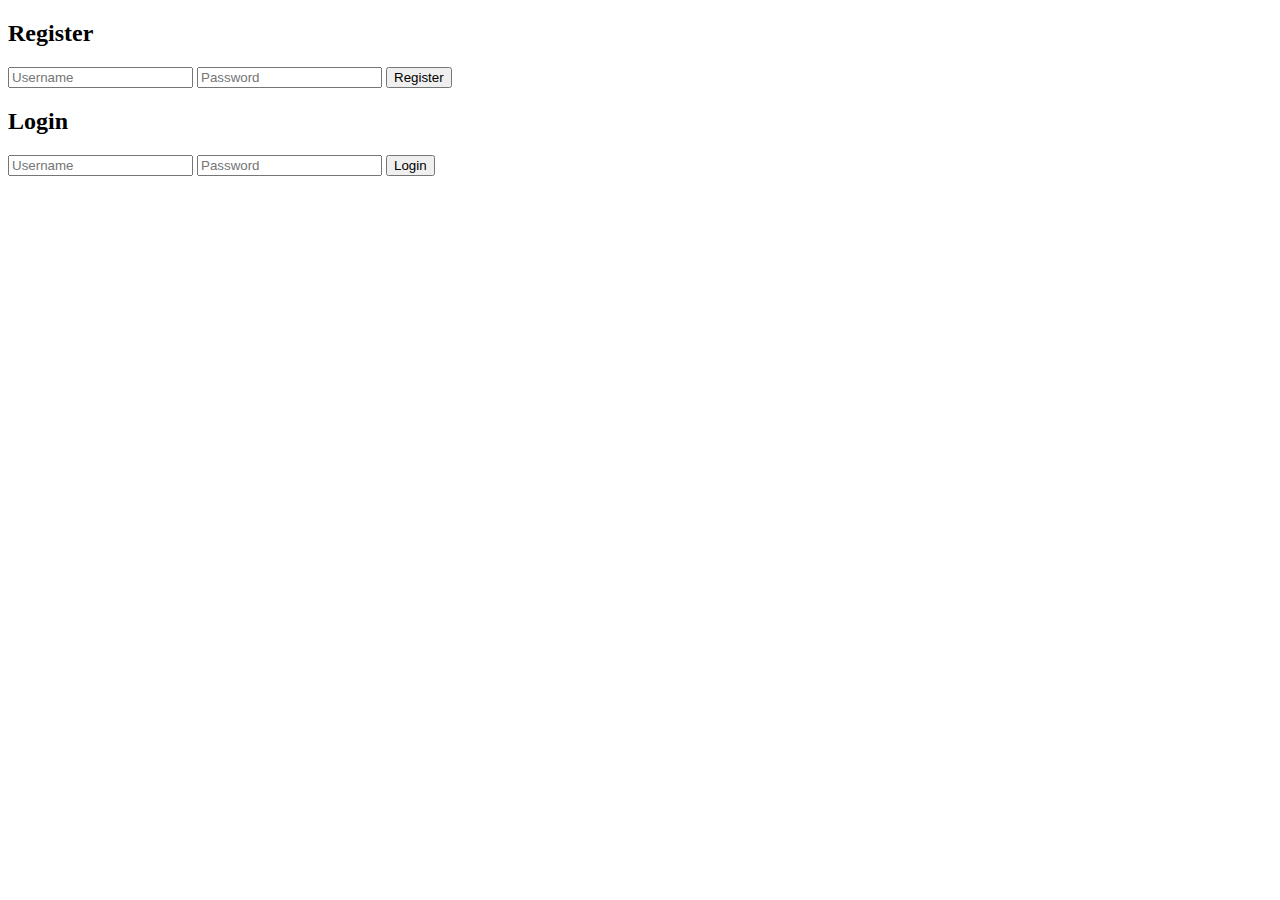
<file: public/index.html>
<!DOCTYPE html>
<html>
<head>
  <title>Hotel App</title>
</head>
<body>
  <h2>Register</h2>
  <form id="registerForm">
    <input type="text" id="regUsername" placeholder="Username" required>
    <input type="password" id="regPassword" placeholder="Password" required>
    <button type="submit">Register</button>
  </form>

  <h2>Login</h2>
  <form id="loginForm">
    <input type="text" id="loginUsername" placeholder="Username" required>
    <input type="password" id="loginPassword" placeholder="Password" required>
    <button type="submit">Login</button>
  </form>

  <script>
    // Register
    document.getElementById('registerForm').onsubmit = async function(e) {
      e.preventDefault();
      const username = document.getElementById('regUsername').value;
      const password = document.getElementById('regPassword').value;
      const res = await fetch('http://localhost:5000/api/auth/register', {
        method: 'POST',
        headers: { 'Content-Type': 'application/json' },
        body: JSON.stringify({ username, password })
      });
      const data = await res.json();
      alert(data.msg || data.error);
    };

    // Login
    document.getElementById('loginForm').onsubmit = async function(e) {
      e.preventDefault();
      const username = document.getElementById('loginUsername').value;
      const password = document.getElementById('loginPassword').value;
      const res = await fetch('http://localhost:5000/api/auth/login', {
        method: 'POST',
        headers: { 'Content-Type': 'application/json' },
        body: JSON.stringify({ username, password })
      });
      const data = await res.json();
      if (data.token) {
        localStorage.setItem('token', data.token);
        alert('Login successful!');
      } else {
        alert(data.msg || data.error);
      }
    };

    
const { MongoClient, ServerApiVersion } = require('mongodb');
const uri = "mongodb+srv://jaysavani005:<db_password>@roomora.ziiofm9.mongodb.net/?retryWrites=true&w=majority&appName=Roomora";

// Create a MongoClient with a MongoClientOptions object to set the Stable API version
const client = new MongoClient(uri, {
  serverApi: {
    version: ServerApiVersion.v1,
    strict: true,
    deprecationErrors: true,
  }
});

async function run() {
  try {
    // Connect the client to the server	(optional starting in v4.7)
    await client.connect();
    // Send a ping to confirm a successful connection
    await client.db("admin").command({ ping: 1 });
    console.log("Pinged your deployment. You successfully connected to MongoDB!");
  } finally {
    // Ensures that the client will close when you finish/error
    await client.close();
  }
}
run().catch(console.dir);

  </script>
</body>
</html>
</file>
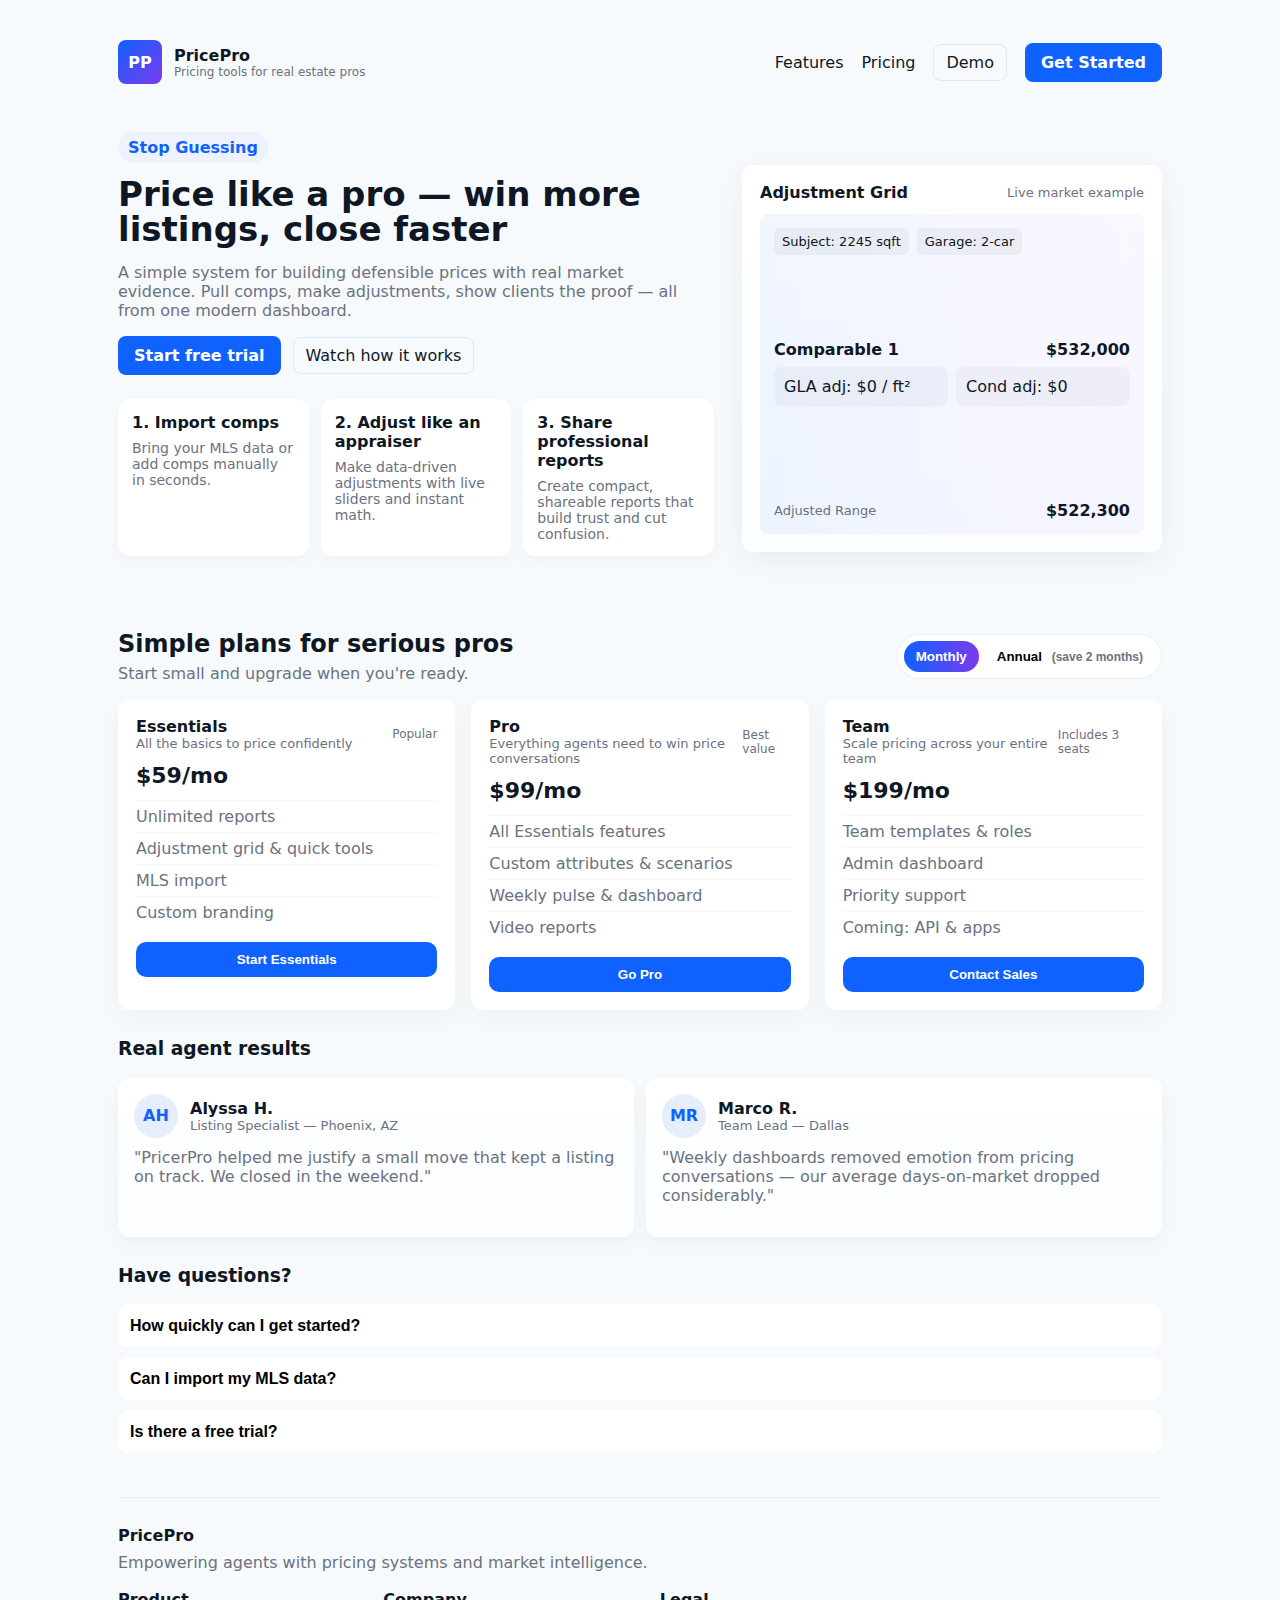
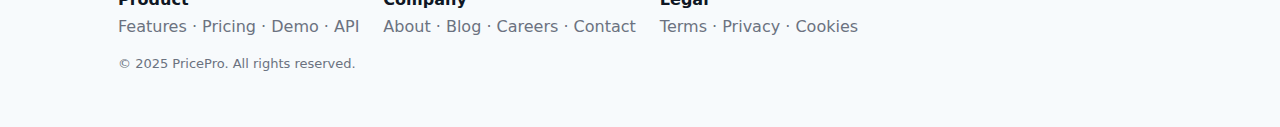
<file: extra.html>
<!doctype html>
<html lang="en">
<head>
  <meta charset="utf-8" />
  <meta name="viewport" content="width=device-width,initial-scale=1" />
  <title>Price Like a Pro — Landing (Inspired)</title>
  <meta name="description" content="Prototype landing page inspired by a pricing tool for agents. HTML/CSS/JS single-file demo." />
  <style>
    :root{--brand:#0f62fe;--muted:#6b7280;--card:#ffffff;--bg:#f7fafc}
    *{box-sizing:border-box}
    html,body{height:100%}
    body{margin:0;font-family:Inter,system-ui,Segoe UI,Roboto,'Helvetica Neue',Arial;background:var(--bg);color:#0f1724}
    a{color:inherit;text-decoration:none}
    img{max-width:100%;height:auto;display:block}
    .container{max-width:1100px;margin:0 auto;padding:28px}
    header{display:flex;align-items:center;justify-content:space-between;padding:12px 0}
    .brand{display:flex;align-items:center;gap:12px}
    .logo{width:44px;height:44px;border-radius:8px;background:linear-gradient(135deg,var(--brand),#7c3aed);display:flex;align-items:center;justify-content:center;color:#fff;font-weight:700}
    nav{display:flex;gap:18px;align-items:center}
    .cta{padding:10px 16px;background:var(--brand);color:#fff;border-radius:8px;font-weight:600}
    .ghost{padding:8px 12px;border-radius:8px;background:transparent;border:1px solid rgba(15,98,254,0.12)}
    .hero{display:grid;grid-template-columns:1fr 420px;gap:28px;align-items:center;padding:36px 0}
    .eyebrow{display:inline-block;background:#eef2ff;color:var(--brand);padding:6px 10px;border-radius:999px;font-weight:600}
    .headline{font-size:34px;line-height:1.03;margin:14px 0;font-weight:700}
    .lead{color:var(--muted);max-width:56ch}
    .hero-visual{background:linear-gradient(180deg,#fff, #fbfdff);border-radius:12px;padding:18px;box-shadow:0 8px 30px rgba(2,6,23,0.06)}
    .mock{height:320px;background:linear-gradient(90deg,rgba(15,98,254,0.06),rgba(124,58,237,0.04));border-radius:8px;padding:14px;display:flex;flex-direction:column;gap:8px}
    .mock .row{display:flex;gap:8px}
    .pill{background:rgba(0,0,0,0.04);padding:6px 8px;border-radius:6px;font-size:13px}
    .steps{display:flex;gap:12px;margin:28px 0}
    .step{background:var(--card);padding:14px;border-radius:12px;box-shadow:0 6px 18px rgba(2,6,23,0.03);flex:1}
    .step h4{margin:0 0 8px}
    .step p{margin:0;color:var(--muted);font-size:14px}
    .pricing-head{display:flex;align-items:center;justify-content:space-between;margin-top:10px}
    .toggle{background:#fff;padding:6px;border-radius:999px;border:1px solid rgba(2,6,23,0.06);display:flex;gap:6px}
    .toggle button{padding:8px 12px;border-radius:999px;border:0;background:transparent;font-weight:600;cursor:pointer}
    .toggle .active{background:linear-gradient(90deg,var(--brand),#7c3aed);color:#fff}
    .pricing-grid{display:grid;grid-template-columns:repeat(3,1fr);gap:16px;margin-top:16px}
    .card{background:var(--card);padding:18px;border-radius:12px;box-shadow:0 8px 24px rgba(2,6,23,0.04);}
    .price{font-size:22px;font-weight:800;margin:12px 0}
    .features-list{list-style:none;padding:0;margin:12px 0 0;color:var(--muted)}
    .features-list li{padding:6px 0;border-top:1px solid rgba(2,6,23,0.03)}
    .choose{margin-top:14px;padding:10px 12px;border-radius:10px;background:var(--brand);color:#fff;border:0;width:100%;font-weight:700;cursor:pointer}
    .testimonials{margin:28px 0}
    .test-card{background:linear-gradient(180deg,#fff,#fbfdff);padding:16px;border-radius:12px;box-shadow:0 8px 20px rgba(2,6,23,0.04)}
    .meta{display:flex;gap:12px;align-items:center}
    .avatar{width:44px;height:44px;border-radius:999px;background:#e6eefc;display:flex;align-items:center;justify-content:center;font-weight:700;color:var(--brand)}
    .faq{margin:18px 0}
    .qa{background:var(--card);padding:12px;border-radius:10px;margin-bottom:10px}
    .qa button{width:100%;text-align:left;border:0;background:transparent;padding:0;font-size:16px;font-weight:700;cursor:pointer}
    .answer{padding-top:8px;color:var(--muted);display:none}
    footer{margin-top:44px;padding:28px 0;border-top:1px solid rgba(2,6,23,0.04)}
    .footer-grid{display:flex;gap:24px;flex-wrap:wrap}
    @media (max-width:980px){
      .hero{grid-template-columns:1fr;}
      .pricing-grid{grid-template-columns:1fr}
      .container{padding:18px}
      nav{display:none}
    }
  </style>
</head>
<body>
  <div class="container">
    <header>
      <div class="brand">
        <div class="logo">PP</div>
        <div>
          <div style="font-weight:700">PricePro</div>
          <div style="font-size:12px;color:var(--muted)">Pricing tools for real estate pros</div>
        </div>
      </div>
      <nav>
        <a href="#features">Features</a>
        <a href="#pricing">Pricing</a>
        <a href="#demo" class="ghost">Demo</a>
        <a href="#start" class="cta">Get Started</a>
      </nav>
    </header>

    <main>
      <section class="hero">
        <div>
          <span class="eyebrow">Stop Guessing</span>
          <h1 class="headline">Price like a pro — win more listings, close faster</h1>
          <p class="lead">A simple system for building defensible prices with real market evidence. Pull comps, make adjustments, show clients the proof — all from one modern dashboard.</p>
          <div style="margin-top:16px;display:flex;gap:12px;align-items:center">
            <a href="#start" class="cta">Start free trial</a>
            <a href="#how" class="ghost">Watch how it works</a>
          </div>
          <div class="steps" style="margin-top:24px">
            <div class="step">
              <h4>1. Import comps</h4>
              <p>Bring your MLS data or add comps manually in seconds.</p>
            </div>
            <div class="step">
              <h4>2. Adjust like an appraiser</h4>
              <p>Make data-driven adjustments with live sliders and instant math.</p>
            </div>
            <div class="step">
              <h4>3. Share professional reports</h4>
              <p>Create compact, shareable reports that build trust and cut confusion.</p>
            </div>
          </div>
        </div>
        <aside class="hero-visual">
          <div style="display:flex;justify-content:space-between;align-items:center;margin-bottom:12px">
            <div style="font-weight:700">Adjustment Grid</div>
            <div style="font-size:13px;color:var(--muted)">Live market example</div>
          </div>
          <div class="mock">
            <div class="row"><div class="pill">Subject: 2245 sqft</div><div class="pill">Garage: 2-car</div></div>
            <div style="flex:1;display:flex;flex-direction:column;gap:8px;justify-content:center">
              <div style="display:flex;justify-content:space-between;align-items:center">
                <div style="font-weight:700">Comparable 1</div>
                <div style="font-weight:800">$532,000</div>
              </div>
              <div style="display:flex;gap:8px">
                <div style="flex:1;background:rgba(2,6,23,0.03);padding:10px;border-radius:8px">GLA adj: $0 / ft²</div>
                <div style="flex:1;background:rgba(2,6,23,0.03);padding:10px;border-radius:8px">Cond adj: $0</div>
              </div>
            </div>
            <div style="display:flex;gap:8px;margin-top:10px;align-items:center">
              <div style="font-size:13px;color:var(--muted)">Adjusted Range</div>
              <div style="font-weight:800;margin-left:auto">$522,300</div>
            </div>
          </div>
        </aside>
      </section>

      <section id="pricing">
        <div class="pricing-head">
          <div>
            <h2 style="margin:0">Simple plans for serious pros</h2>
            <div style="color:var(--muted);margin-top:6px">Start small and upgrade when you're ready.</div>
          </div>
          <div class="toggle" role="tablist" aria-label="Billing toggle">
            <button id="monthlyBtn" class="active" onclick="setBilling('monthly')">Monthly</button>
            <button id="annualBtn" onclick="setBilling('annual')">Annual <span style="font-size:12px;margin-left:6px;color:var(--muted)">(save 2 months)</span></button>
          </div>
        </div>
        <div class="pricing-grid">
          <div class="card">
            <div style="display:flex;justify-content:space-between;align-items:center">
              <div>
                <div style="font-weight:800">Essentials</div>
                <div style="font-size:13px;color:var(--muted)">All the basics to price confidently</div>
              </div>
              <div style="font-size:12px;color:var(--muted)">Popular</div>
            </div>
            <div class="price" data-monthly="$59/mo" data-annual="$49/mo">$59/mo</div>
            <ul class="features-list">
              <li>Unlimited reports</li>
              <li>Adjustment grid & quick tools</li>
              <li>MLS import</li>
              <li>Custom branding</li>
            </ul>
            <button class="choose">Start Essentials</button>
          </div>
          <div class="card">
            <div style="display:flex;justify-content:space-between;align-items:center">
              <div>
                <div style="font-weight:800">Pro</div>
                <div style="font-size:13px;color:var(--muted)">Everything agents need to win price conversations</div>
              </div>
              <div style="font-size:12px;color:var(--muted)">Best value</div>
            </div>
            <div class="price" data-monthly="$99/mo" data-annual="$79/mo">$99/mo</div>
            <ul class="features-list">
              <li>All Essentials features</li>
              <li>Custom attributes & scenarios</li>
              <li>Weekly pulse & dashboard</li>
              <li>Video reports</li>
            </ul>
            <button class="choose">Go Pro</button>
          </div>
          <div class="card">
            <div style="display:flex;justify-content:space-between;align-items:center">
              <div>
                <div style="font-weight:800">Team</div>
                <div style="font-size:13px;color:var(--muted)">Scale pricing across your entire team</div>
              </div>
              <div style="font-size:12px;color:var(--muted)">Includes 3 seats</div>
            </div>
            <div class="price" data-monthly="$199/mo" data-annual="$169/mo">$199/mo</div>
            <ul class="features-list">
              <li>Team templates & roles</li>
              <li>Admin dashboard</li>
              <li>Priority support</li>
              <li>Coming: API & apps</li>
            </ul>
            <button class="choose">Contact Sales</button>
          </div>
        </div>
      </section>

      <section class="testimonials">
        <h3>Real agent results</h3>
        <div style="display:flex;gap:12px;margin-top:12px;flex-wrap:wrap">
          <div style="flex:1;min-width:260px" class="test-card">
            <div class="meta"><div class="avatar">AH</div><div><div style="font-weight:700">Alyssa H.</div><div style="font-size:13px;color:var(--muted)">Listing Specialist — Phoenix, AZ</div></div></div>
            <p style="margin-top:10px;color:var(--muted)">"PricerPro helped me justify a small move that kept a listing on track. We closed in the weekend."</p>
          </div>
          <div style="flex:1;min-width:260px" class="test-card">
            <div class="meta"><div class="avatar">MR</div><div><div style="font-weight:700">Marco R.</div><div style="font-size:13px;color:var(--muted)">Team Lead — Dallas</div></div></div>
            <p style="margin-top:10px;color:var(--muted)">"Weekly dashboards removed emotion from pricing conversations — our average days-on-market dropped considerably."</p>
          </div>
        </div>
      </section>

      <section class="faq">
        <h3>Have questions?</h3>
        <div class="qa">
          <button onclick="toggleQA(this)">How quickly can I get started?</button>
          <div class="answer">Sign up and follow the quick-start steps — most users are live within minutes.</div>
        </div>
        <div class="qa">
          <button onclick="toggleQA(this)">Can I import my MLS data?</button>
          <div class="answer">Yes — choose the import flow or add comps manually. Full integrations are rolling out.</div>
        </div>
        <div class="qa">
          <button onclick="toggleQA(this)">Is there a free trial?</button>
          <div class="answer">Yes — explore core features before upgrading to Pro or Team for advanced tools.</div>
        </div>
      </section>
    </main>

    <footer>
      <div style="display:flex;justify-content:space-between;align-items:flex-start;gap:18px;flex-wrap:wrap">
        <div>
          <div style="font-weight:800">PricePro</div>
          <div style="color:var(--muted);margin-top:8px">Empowering agents with pricing systems and market intelligence.</div>
        </div>
        <div class="footer-grid">
          <div>
            <div style="font-weight:700">Product</div>
            <div style="color:var(--muted);margin-top:8px">Features · Pricing · Demo · API</div>
          </div>
          <div>
            <div style="font-weight:700">Company</div>
            <div style="color:var(--muted);margin-top:8px">About · Blog · Careers · Contact</div>
          </div>
          <div>
            <div style="font-weight:700">Legal</div>
            <div style="color:var(--muted);margin-top:8px">Terms · Privacy · Cookies</div>
          </div>
        </div>
      </div>
      <div style="margin-top:20px;font-size:13px;color:var(--muted)">© 2025 PricePro. All rights reserved.</div>
    </footer>
  </div>

  <script>

    // Toggle FAQ answers
    function toggleQA(button) {
      const answer = button.nextElementSibling;
      const isVisible = answer.style.display === 'block';
      answer.style.display = isVisible ? 'none' : 'block';
    }

    // Billing toggle
    function setBilling(plan) {
      const monthlyBtn = document.getElementById('monthlyBtn');
      const annualBtn = document.getElementById('annualBtn');
      const prices = document.querySelectorAll('.price');

      if (plan === 'monthly') {
        monthlyBtn.classList.add('active');
        annualBtn.classList.remove('active');
        prices.forEach(price => {
          price.textContent = price.getAttribute('data-monthly');
        });
      } else {
        annualBtn.classList.add('active');
        monthlyBtn.classList.remove('active');
        prices.forEach(price => {
          price.textContent = price.getAttribute('data-annual');
        });
      }
    }
</file>
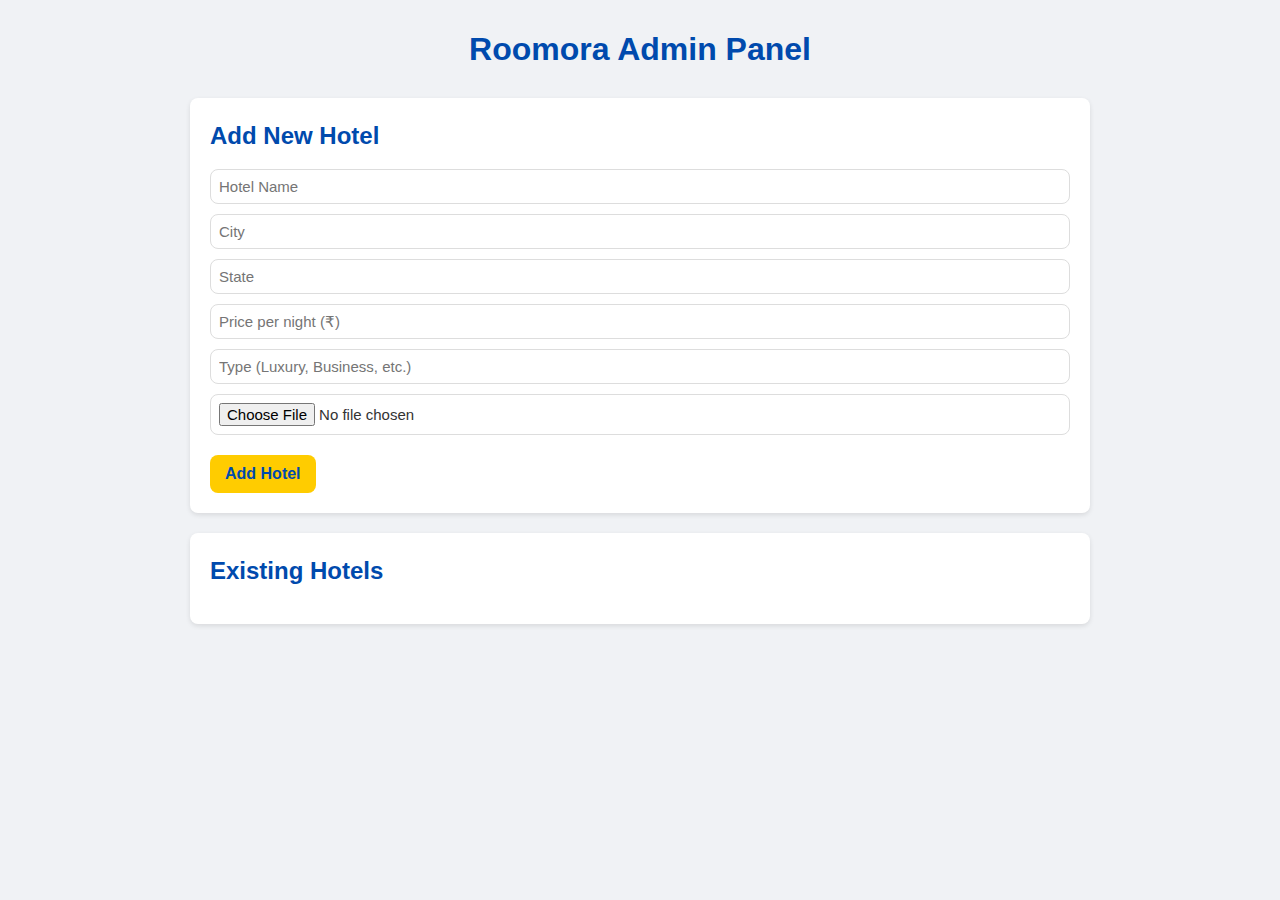
<file: admin/admin.html>
<!DOCTYPE html>
<html lang="en">
<head>
  <meta charset="UTF-8">
  <meta name="viewport" content="width=device-width, initial-scale=1.0">
  <title>Roomora Admin Panel</title>
  <link rel="stylesheet" href="admin.css">
  <style>
    body { font-family: Arial, sans-serif; margin: 20px; background: #f0f2f5; }
    h1 { text-align: center; }
    .hotel-form, .hotel-list { background: white; padding: 20px; border-radius: 8px; margin-bottom: 20px; box-shadow: 0 2px 5px rgba(0,0,0,0.1); }
    .hotel-form input, .hotel-form select { display: block; width: 100%; margin: 10px 0; padding: 8px; }
    .hotel-form button { padding: 10px 15px; margin-top: 10px; cursor: pointer; }
    .hotel-card { border: 1px solid #ccc; padding: 10px; margin-bottom: 10px; border-radius: 5px; display: flex; align-items: center; gap: 15px; }
    .hotel-card img { width: 100px; height: 80px; object-fit: cover; border-radius: 5px; }
    .hotel-info { flex: 1; }
    .hotel-actions button { margin-left: 5px; cursor: pointer; }
  </style>
</head>
<body>

  <h1>Roomora Admin Panel</h1>

  <!-- Add/Edit Hotel Form -->
  <div class="hotel-form">
    <h2 id="form-title">Add New Hotel</h2>
    <input type="text" id="hotel-name" placeholder="Hotel Name">
    <input type="text" id="hotel-city" placeholder="City">
    <input type="text" id="hotel-state" placeholder="State">
    <input type="text" id="hotel-price" placeholder="Price per night (₹)">
    <input type="text" id="hotel-type" placeholder="Type (Luxury, Business, etc.)">

    <!-- Changed: Image upload input -->
    <input type="file" id="hotel-image" accept="image/jpeg,image/png">

    <button id="submit-hotel">Add Hotel</button>
  </div>

  <!-- List of Hotels -->
  <div class="hotel-list">
    <h2>Existing Hotels</h2>
    <div id="hotel-cards"></div>
  </div>

  <script>
    let hotels = [];
    let editIndex = null;
    let uploadedImage = null; // stores Base64 of uploaded image

    const hotelCards = document.getElementById('hotel-cards');
    const submitBtn = document.getElementById('submit-hotel');
    const formTitle = document.getElementById('form-title');
    const imageInput = document.getElementById('hotel-image');

    // Handle image upload
    imageInput.addEventListener('change', function() {
      const file = this.files[0];
      if (file) {
        const validTypes = ["image/jpeg", "image/png", "image/jpg"];
        if (!validTypes.includes(file.type)) {
          alert("Only JPG, JPEG, and PNG formats are allowed.");
          this.value = "";
          uploadedImage = null;
          return;
        }
        const reader = new FileReader();
        reader.onload = function(e) {
          uploadedImage = e.target.result; // store Base64 string
        }
        reader.readAsDataURL(file);
      }
    });

    function renderHotels() {
      hotelCards.innerHTML = '';
      hotels.forEach((hotel, index) => {
        const div = document.createElement('div');
        div.className = 'hotel-card';
        div.innerHTML = `
          <img src="${hotel.image}" alt="${hotel.name}">
          <div class="hotel-info">
            <strong>${hotel.name}</strong><br>
            ${hotel.city}, ${hotel.state}<br>
            ₹${hotel.price}/night [${hotel.type}]
          </div>
          <div class="hotel-actions">
            <button onclick="editHotel(${index})">Edit</button>
            <button onclick="deleteHotel(${index})">Delete</button>
          </div>
        `;
        hotelCards.appendChild(div);
      });
    }

    function clearForm() {
      document.getElementById('hotel-name').value = '';
      document.getElementById('hotel-city').value = '';
      document.getElementById('hotel-state').value = '';
      document.getElementById('hotel-price').value = '';
      document.getElementById('hotel-type').value = '';
      document.getElementById('hotel-image').value = '';
      uploadedImage = null;
      editIndex = null;
      formTitle.textContent = "Add New Hotel";
      submitBtn.textContent = "Add Hotel";
    }

    submitBtn.addEventListener('click', () => {
      const name = document.getElementById('hotel-name').value;
      const city = document.getElementById('hotel-city').value;
      const state = document.getElementById('hotel-state').value;
      const price = parseInt(document.getElementById('hotel-price').value);
      const type = document.getElementById('hotel-type').value;

      if (!name || !city || !state || !price || !type || !uploadedImage) {
        alert("Please fill all fields and upload an image.");
        return;
      }

      const hotelData = { name, city, state, price, type, image: uploadedImage };

      if (editIndex !== null) {
        hotels[editIndex] = hotelData;
      } else {
        hotels.push(hotelData);
      }

      clearForm();
      renderHotels();
    });

    window.editHotel = function(index) {
      const hotel = hotels[index];
      document.getElementById('hotel-name').value = hotel.name;
      document.getElementById('hotel-city').value = hotel.city;
      document.getElementById('hotel-state').value = hotel.state;
      document.getElementById('hotel-price').value = hotel.price;
      document.getElementById('hotel-type').value = hotel.type;

      // image file input cannot be pre-filled, so keep old image unless replaced
      uploadedImage = hotel.image;

      editIndex = index;
      formTitle.textContent = "Edit Hotel";
      submitBtn.textContent = "Update Hotel";
    }

    window.deleteHotel = function(index) {
      if (confirm("Are you sure you want to delete this hotel?")) {
        hotels.splice(index, 1);
        renderHotels();
      }
    }
  </script>

</body>
</html>
</file>
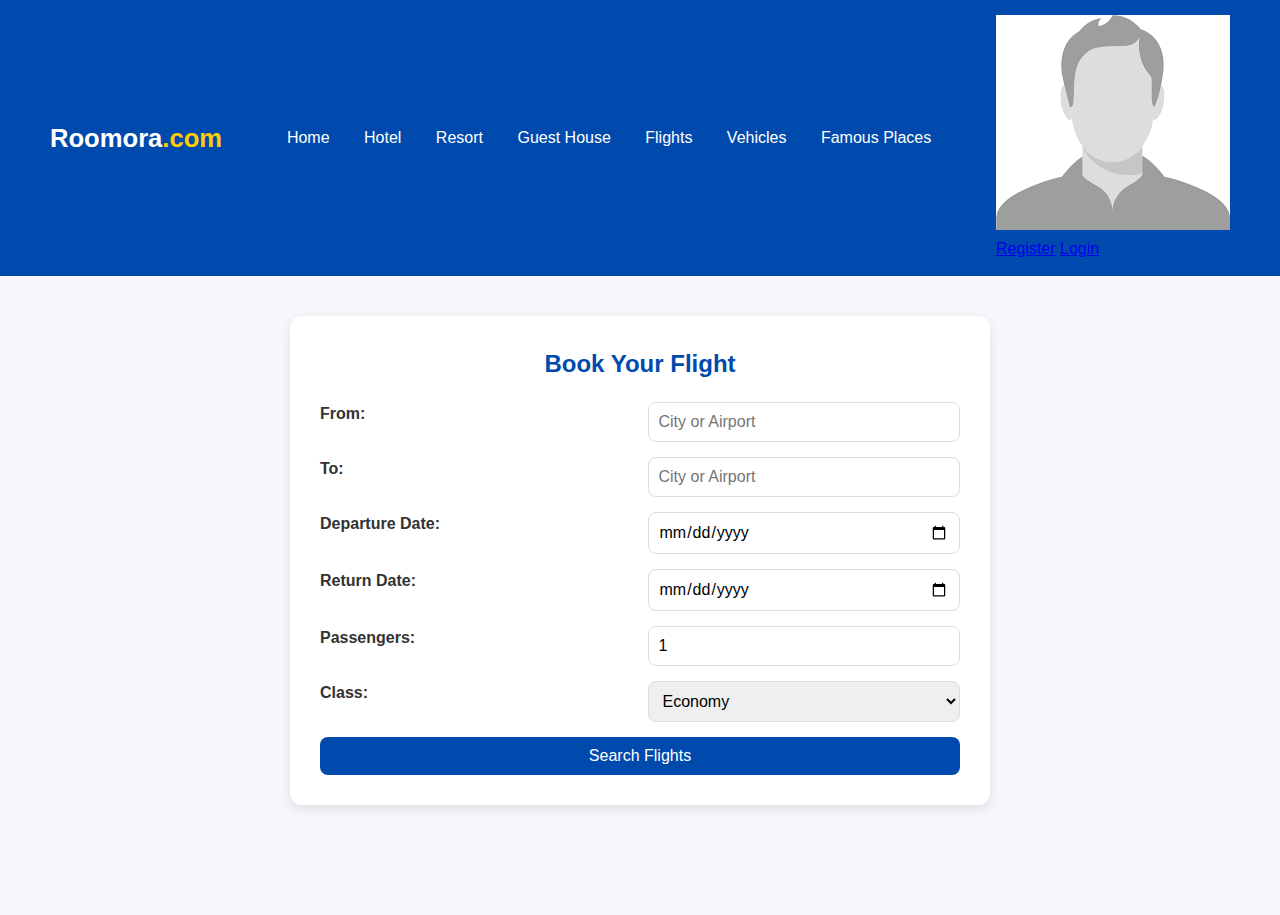
<file: flights/flights.html>
<!DOCTYPE html>
<html lang="en">
<head>
  <meta charset="UTF-8">
  <meta name="viewport" content="width=device-width, initial-scale=1.0">
  <link rel="icon" type="image/jpeg" href="logo.webp">
  <title>Flight Booking - Roomora</title>
  <link rel="stylesheet" href="flights.css">
</head>
<body>

  <!-- Navbar (reuse same as index.html) -->
  <header class="navbar">
    <div class="logo">Roomora<span>.com</span></div>
    <nav class="menu">
      <a href="/home/index.html">Home</a>
      <a href="/hotel/hotel.html">Hotel</a>
      <a href="/resort/resort.html">Resort</a>
      <a href="/guest/guest.html">Guest House</a>
      <a href="/flights/flights.html">Flights</a>
      <a href="/vehicle/vehicle.html">Vehicles</a>
      <a href="/places/places.html">Famous Places</a>
    </nav>

    <nav>
      <ul>
        <div class="auth-buttons">

          <!-- Profile Icon -->
          <div class="profile-dropdown">
            <img src="/images/I1.jpeg" alt="Profile Icon" class="profile-icon">
            <div class="dropdown-content">
              <a href="/register/register.html">Register</a>
              <a href="/register/login.html">Login</a>
            </div>
          </div>
        </div>
      </ul>
    </nav>
  </header>

  <section class="flight-booking">
    <h2>Book Your Flight</h2>
    <form id="flightForm">
      <label>From:</label>
      <input type="text" name="from" placeholder="City or Airport" required>

      <label>To:</label>
      <input type="text" name="to" placeholder="City or Airport" required>

      <label>Departure Date:</label>
      <input type="date" name="depart" required>

      <label>Return Date:</label>
      <input type="date" name="return">

      <label>Passengers:</label>
      <input type="number" name="passengers" value="1" min="1" required>

      <label>Class:</label>
      <select name="class">
        <option value="Economy">Economy</option>
        <option value="Business">Business</option>
        <option value="First">First</option>
      </select>

      <button type="submit">Search Flights</button>
    </form>
  </section>

  <section id="results"></section>

  <script>
    document.getElementById("flightForm").addEventListener("submit", function(e) {
      e.preventDefault();

      let from = e.target.from.value;
      let to = e.target.to.value;
      let depart = e.target.depart.value;
      let ret = e.target.return.value;
      let passengers = e.target.passengers.value;
      let flightClass = e.target.class.value;

      document.getElementById("results").innerHTML = `
        <h3>Available Flights</h3>
        <p>From: ${from} → To: ${to}</p>
        <p>Departure: ${depart} ${ret ? "| Return: " + ret : ""}</p>
        <p>Passengers: ${passengers} | Class: ${flightClass}</p>
        <div class="card">
          <h4>Air India</h4>
          <p>Non-stop · 2h 30m</p>
          <p>Price: ₹8,999</p>
          <button onclick="alert('Booking feature coming soon!')">Book Now</button>
        </div>
        <div class="card">
          <h4>IndiGo</h4>
          <p>1 Stop · 3h 45m</p>
          <p>Price: ₹7,499</p>
          <button onclick="alert('Booking feature coming soon!')">Book Now</button>
        </div>
      `;
    });
  </script>

</body>
</html>
</file>
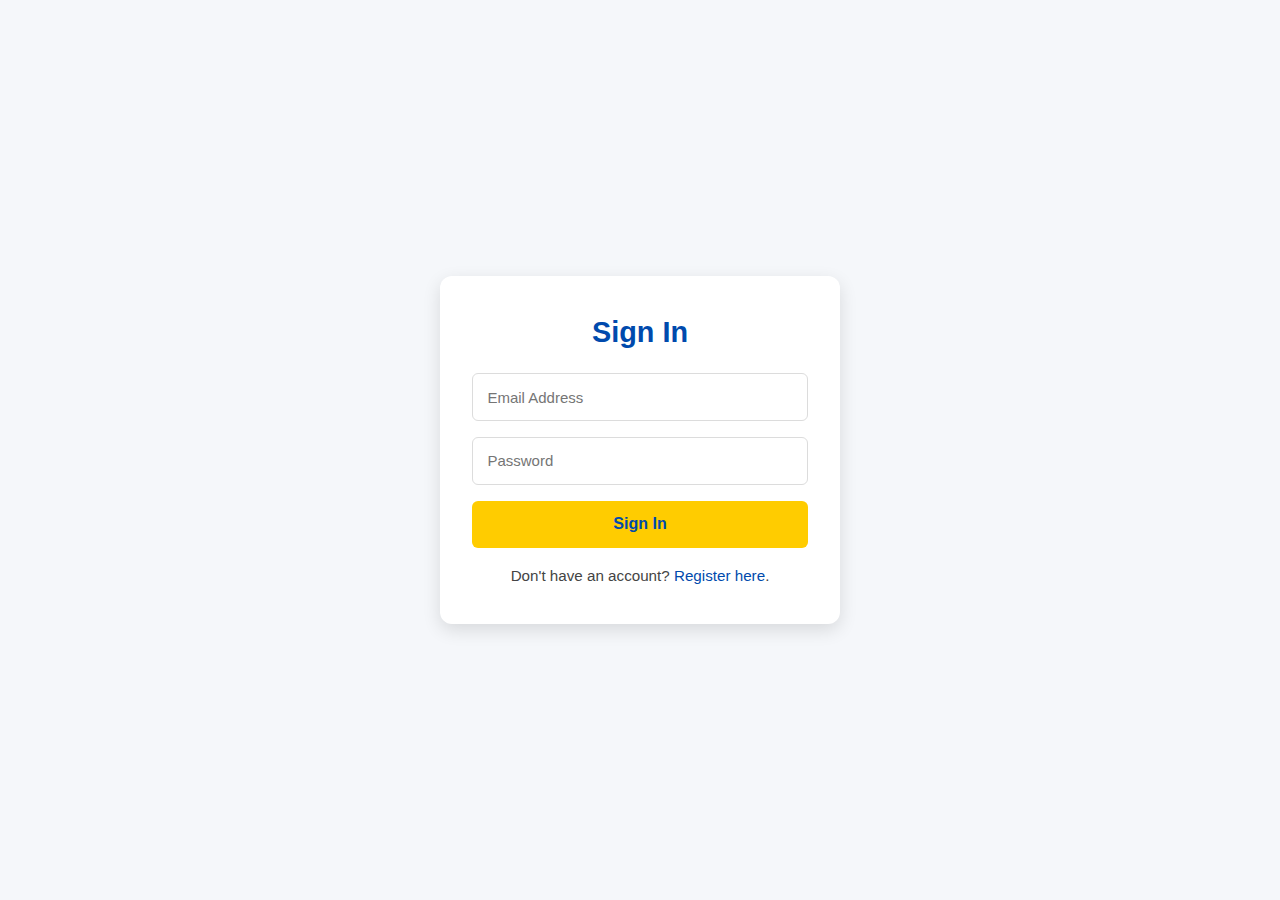
<file: register/login.html>
<!DOCTYPE html>
<html lang="en">
<head>
  <meta charset="UTF-8" />
  <meta name="viewport" content="width=device-width, initial-scale=1.0" />
  <link rel="icon" type="image/jpeg" href="logo.webp">
  <title>Roomora | LogIn</title>
  <link rel="stylesheet" href="form.css" />
</head>
<body>
  <div class="form-container">
    <h2>Sign In</h2>
    <form action="login_process.php" method="POST">
      <input type="email" name="email" placeholder="Email Address" required />
      <input type="password" name="password" placeholder="Password" required />
      <button type="submit">Sign In</button>
    </form>
    <p>Don't have an account? <a href="registration.html">Register here</a>.</p>
  </div>
</body>
</html>
</file>
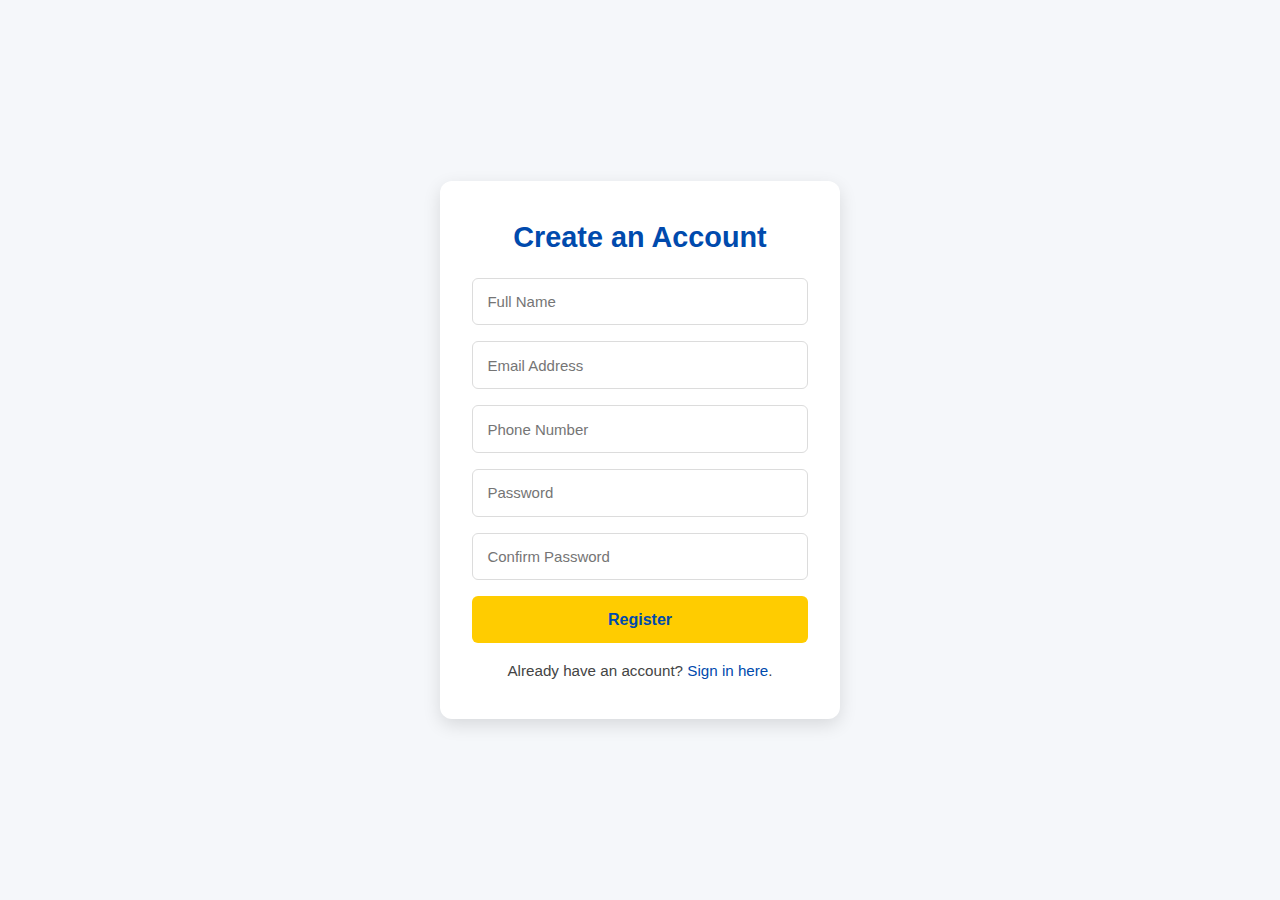
<file: register/register.html>
<!DOCTYPE html>
<html lang="en">
<head>
  <meta charset="UTF-8" />
  <meta name="viewport" content="width=device-width, initial-scale=1.0" />
  <link rel="icon" type="image/jpeg" href="logo.webp">
  <title>Roomora | Register</title>
  <link rel="stylesheet" href="form.css" />
</head>
<body>
  <div class="form-container">
    <h2>Create an Account</h2>
    <form action="register_process.php" method="POST">
      <input type="text" name="fullname" placeholder="Full Name" required />
      <input type="email" name="email" placeholder="Email Address" required />
      <input type="tel" name="phone" placeholder="Phone Number" required />
      <input type="password" name="password" placeholder="Password" required />
      <input type="password" name="confirm_password" placeholder="Confirm Password" required />
      <button type="submit">Register</button>
    </form>
    <p>Already have an account? <a href="login.html">Sign in here</a>.</p>
  </div>
</body>
</html>
</file>
<file: register/form.css>
/* ================= AUTH PAGES (Signup / Login) ================= */
* {
  margin: 0;
  padding: 0;
  box-sizing: border-box;
  font-family: 'Segoe UI', Arial, sans-serif;
}

body {
  background-color: #f5f7fa;
  display: flex;
  justify-content: center;
  align-items: center;
  min-height: 100vh;
  
}

.form-container {
  background: #ffffff;
  padding: 2.5rem 2rem;
  border-radius: 12px;
  box-shadow: 0 6px 18px rgba(0, 0, 0, 0.12);
  width: 100%;
  max-width: 400px;
  text-align: center;
  animation: fadeIn 0.6s ease-in-out;
}

.form-container h2 {
  margin-bottom: 1.5rem;
  color: #004aad;
  font-size: 1.8rem;
  font-weight: 600;
}

form input {
  width: 100%;
  padding: 0.9rem;
  margin-bottom: 1rem;
  border: 1px solid #dcdcdc;
  border-radius: 6px;
  font-size: 15px;
  transition: border 0.2s ease;
}

form input:focus {
  border-color: #004aad;
  outline: none;
  box-shadow: 0 0 4px rgba(0, 74, 173, 0.3);
}

form button {
  width: 100%;
  padding: 0.9rem;
  background-color: #ffcc00;
  color: #004aad;
  font-weight: 600;
  border: none;
  border-radius: 6px;
  cursor: pointer;
  font-size: 16px;
  transition: background-color 0.3s ease, transform 0.1s ease;
}

form button:hover {
  background-color: #e6b800;
}

form button:active {
  transform: scale(0.98);
}

.form-container p {
  margin-top: 1.2rem;
  font-size: 0.95rem;
  color: #444;
}

.form-container a {
  color: #004aad;
  text-decoration: none;
  font-weight: 500;
}

.form-container a:hover {
  text-decoration: underline;
}

/* Fade-in Animation */
@keyframes fadeIn {
  from {
    opacity: 0;
    transform: translateY(-15px);
  }
  to {
    opacity: 1;
    transform: translateY(0);
  }
}

/* Mobile Responsive */
@media (max-width: 480px) {
  .form-container {
    margin: 15px;
    padding: 2rem 1.5rem;
  }

  .form-container h2 {
    font-size: 1.5rem;
  }
}
</file>
<file: admin/admin.css>
/* RESET */
* {
  margin: 0;
  padding: 0;
  box-sizing: border-box;
  font-family: "Segoe UI", Arial, sans-serif;
}

body {
  background-color: #f5f7fa;
  color: #333;
  line-height: 1.5;
}

/* ================= HEADER ================= */
h1 {
  text-align: center;
  color: #004aad;
  margin: 25px 0;
  font-size: 32px;
  font-weight: 700;
}

h2 {
  color: #004aad;
  margin-bottom: 15px;
  font-size: 24px;
}

/* ================= FORM ================= */
.hotel-form {
  background: #fff;
  max-width: 900px;
  margin: 20px auto;
  padding: 25px 30px;
  border-radius: 12px;
  box-shadow: 0 4px 15px rgba(0,0,0,0.1);
}

.hotel-form input,
.hotel-form select {
  width: 100%;
  padding: 12px 15px;
  margin: 10px 0;
  border: 1px solid #ddd;
  border-radius: 8px;
  font-size: 15px;
  transition: border-color 0.3s;
}

.hotel-form input:focus,
.hotel-form select:focus {
  border-color: #004aad;
  outline: none;
}

.hotel-form button {
  padding: 12px 25px;
  background: #ffcc00;
  color: #004aad;
  border: none;
  border-radius: 8px;
  cursor: pointer;
  font-weight: 600;
  font-size: 16px;
  margin-top: 10px;
  transition: background 0.3s;
}

.hotel-form button:hover {
  background: #e6b800;
}

/* ================= HOTEL LIST ================= */
.hotel-list {
  background: #fff;
  max-width: 900px;
  margin: 20px auto;
  padding: 25px 30px;
  border-radius: 12px;
  box-shadow: 0 4px 15px rgba(0,0,0,0.1);
}

.hotel-card {
  display: flex;
  justify-content: space-between;
  align-items: center;
  padding: 12px 15px;
  margin-bottom: 12px;
  background: #f9f9f9;
  border-radius: 10px;
  border-left: 4px solid #004aad;
  transition: box-shadow 0.3s, transform 0.3s;
}

.hotel-card:hover {
  box-shadow: 0 4px 12px rgba(0,0,0,0.1);
  transform: translateY(-2px);
}

.hotel-card span {
  font-size: 15px;
  color: #333;
}

/* Buttons inside cards */
.hotel-card button {
  padding: 7px 12px;
  border: none;
  border-radius: 6px;
  cursor: pointer;
  font-size: 14px;
  font-weight: 600;
  margin-left: 6px;
  transition: background 0.3s;
}

.hotel-card button.edit {
  background: #28a745; /* green */
  color: #fff;
}

.hotel-card button.edit:hover {
  background: #218838;
}

.hotel-card button.delete {
  background: #dc3545; /* red */
  color: #fff;
}

.hotel-card button.delete:hover {
  background: #c82333;
}

/* ================= RESPONSIVE ================= */
@media (max-width: 650px) {
  .hotel-card {
    flex-direction: column;
    align-items: flex-start;
  }

  .hotel-card span {
    margin-bottom: 8px;
  }

  .hotel-form, .hotel-list {
    padding: 20px;
    margin: 15px;
  }
}
</file>
<file: flights/flights.css>
/* RESET */
* {
  margin: 0;
  padding: 0;
  box-sizing: border-box;
  font-family: "Segoe UI", Arial, sans-serif;
}

body {
  background-color: #f5f7fa;
  color: #333;
  line-height: 1.5;
}

/* ================= NAVBAR ================= */
.navbar {
  display: flex;
  justify-content: space-between;
  align-items: center;
  background: #004aad;
  color: white;
  padding: 15px 50px;
  position: sticky;
  top: 0;
  z-index: 1000;
}

.logo {
  font-size: 1.6rem;
  font-weight: bold;
}

.logo span {
  color: #ffcc00;
}

.menu a {
  margin: 0 15px;
  color: white;
  text-decoration: none;
  font-size: 16px;
  transition: color 0.3s;
}

.menu a:hover,
.menu a.active {
  color: #ffcc00;
}

/* Auth Buttons */
.auth-buttons {
  display: flex;
  gap: 10px;
}

.auth-buttons .btn-auth {
  padding: 8px 16px;
  background: #ffcc00;
  color: #004aad;
  border-radius: 6px;
  text-decoration: none;
  font-weight: 600;
  transition: 0.3s;
}

.auth-buttons .btn-auth:hover {
  background: #e6b800;
}

/* Flight Booking Section */
.flight-booking {
  max-width: 700px;
  margin: 40px auto;
  background: #fff;
  padding: 30px;
  border-radius: 12px;
  box-shadow: 0 4px 12px rgba(0,0,0,0.1);
}

.flight-booking h2 {
  text-align: center;
  margin-bottom: 20px;
  color: #004aad;
}

.flight-booking form {
  display: grid;
  grid-template-columns: 1fr 1fr;
  gap: 15px;
}

.flight-booking label {
  font-weight: bold;
  margin-bottom: 5px;
  display: block;
}

.flight-booking input,
.flight-booking select,
.flight-booking button {
  width: 100%;
  padding: 10px;
  border: 1px solid #ddd;
  border-radius: 8px;
  font-size: 1rem;
}

.flight-booking input:focus,
.flight-booking select:focus {
  border-color: #004aad;
  outline: none;
}

.flight-booking button {
  background: #004aad;
  color: #fff;
  border: none;
  cursor: pointer;
  grid-column: span 2;
  transition: background 0.3s;
}

.flight-booking button:hover {
  background: #003580;
}

/* Flight Results */
#results {
  max-width: 800px;
  margin: 30px auto;
  padding: 20px;
}

#results h3 {
  margin-bottom: 15px;
  color: #004aad;
}

#results .card {
  background: #fff;
  padding: 20px;
  margin-bottom: 15px;
  border-radius: 10px;
  box-shadow: 0 2px 8px rgba(0,0,0,0.1);
}

#results .card h4 {
  margin-bottom: 10px;
}

#results .card p {
  margin: 5px 0;
}

#results .card button {
  margin-top: 10px;
  padding: 10px 20px;
  background: #ffcc00;
  border: none;
  border-radius: 6px;
  cursor: pointer;
  transition: 0.3s;
}

#results .card button:hover {
  background: #ffb400;
}
</file>
